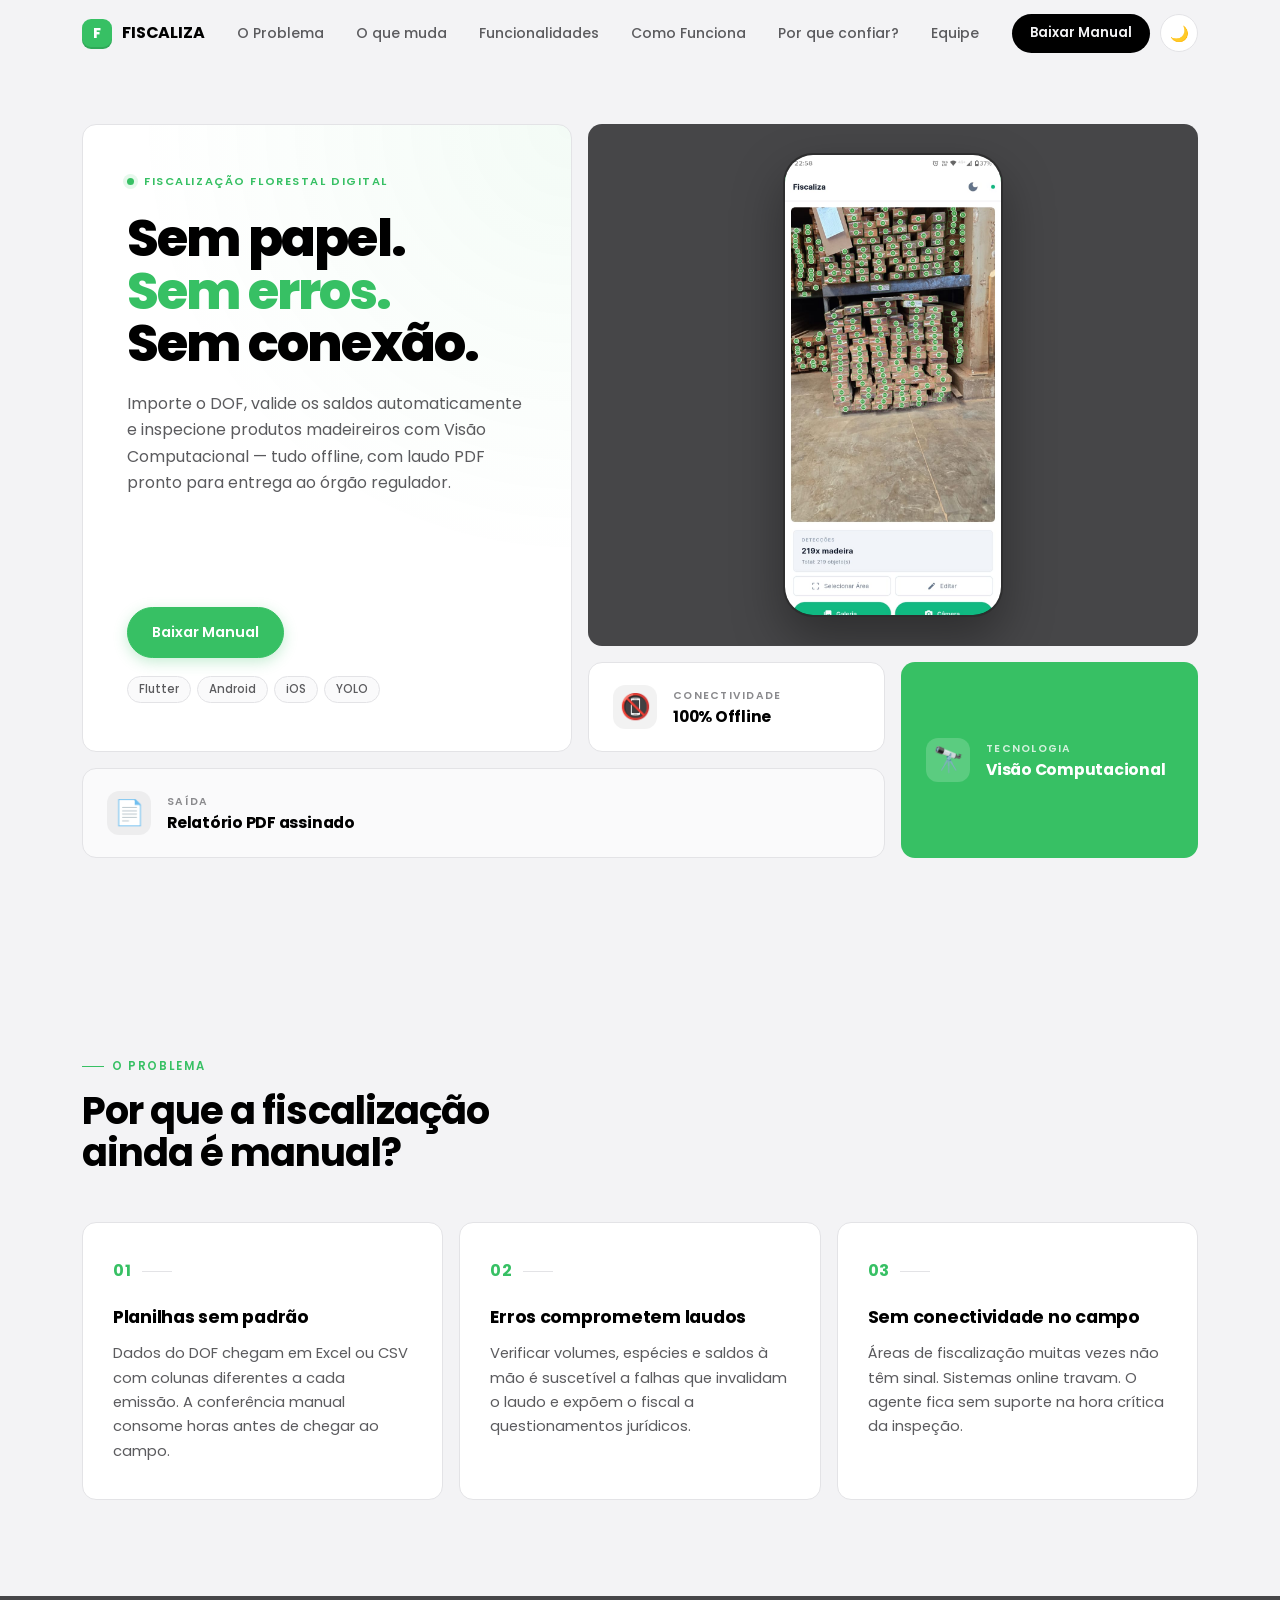
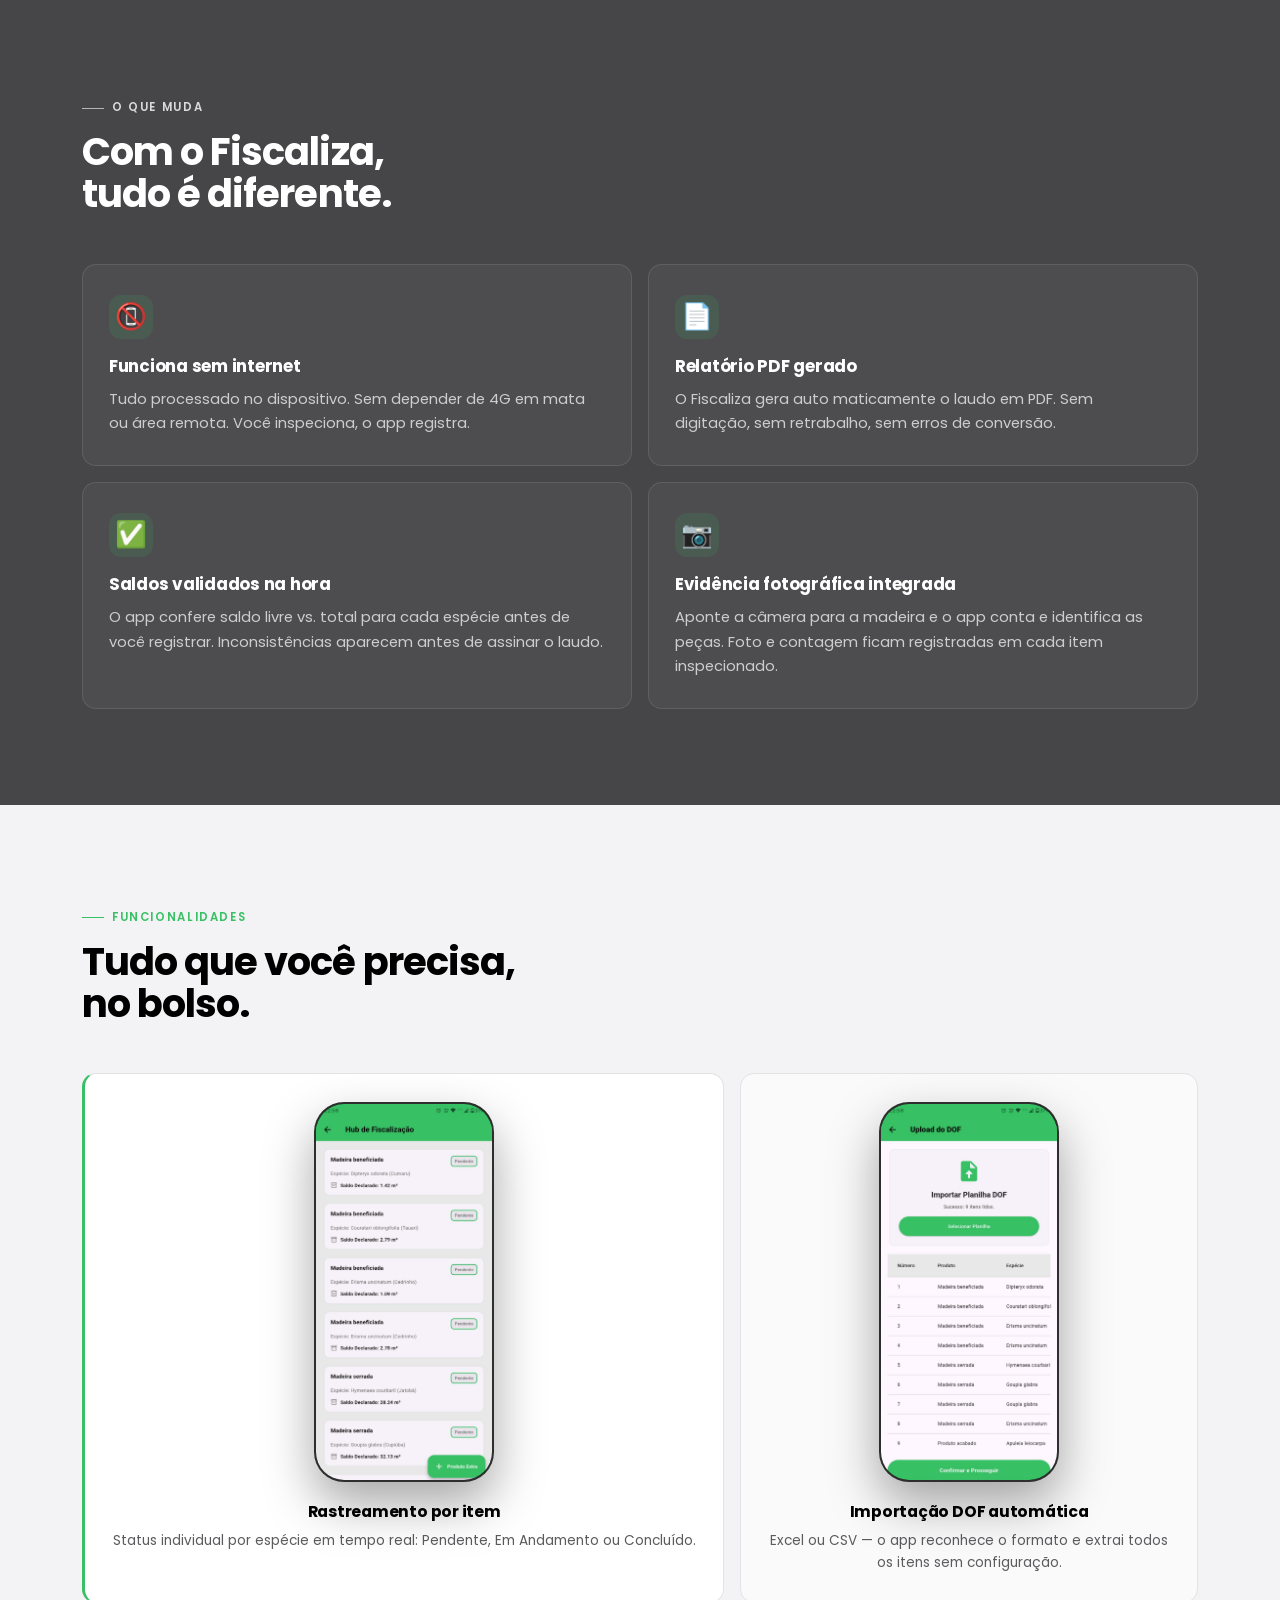
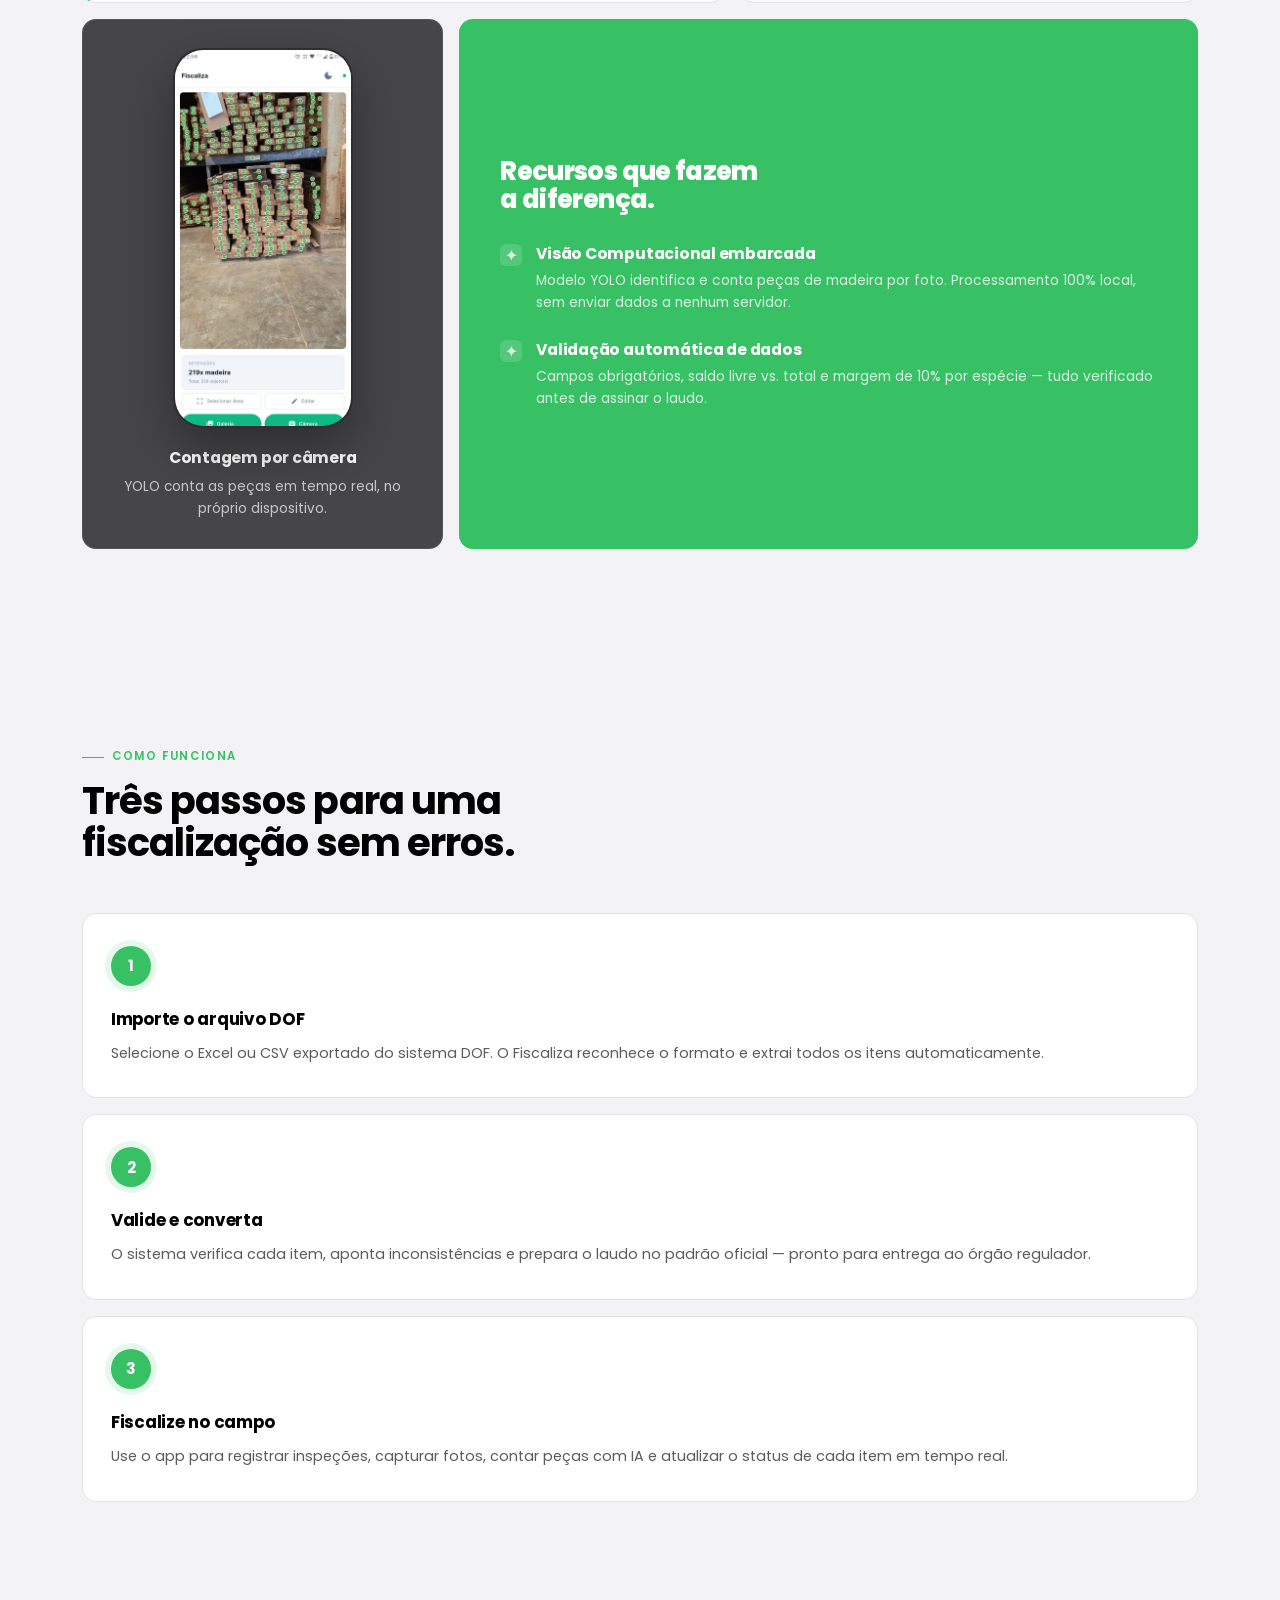
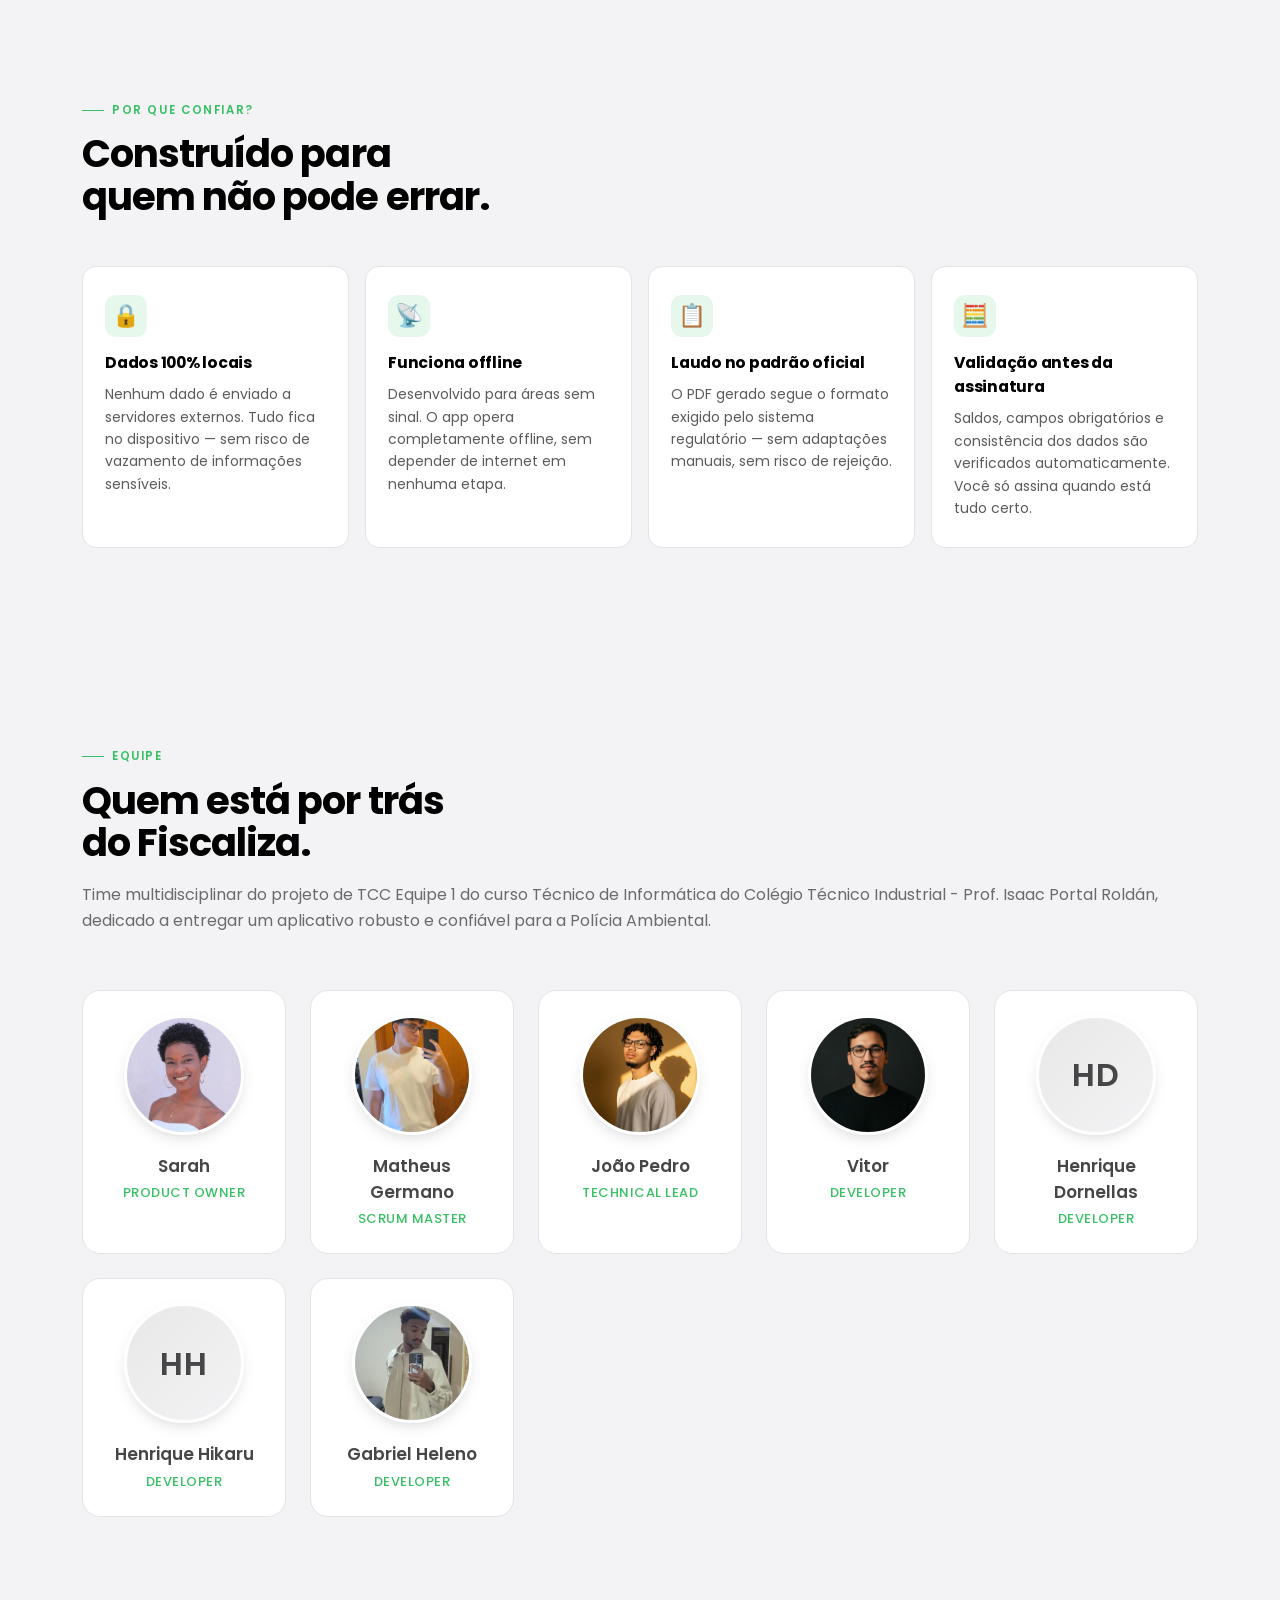
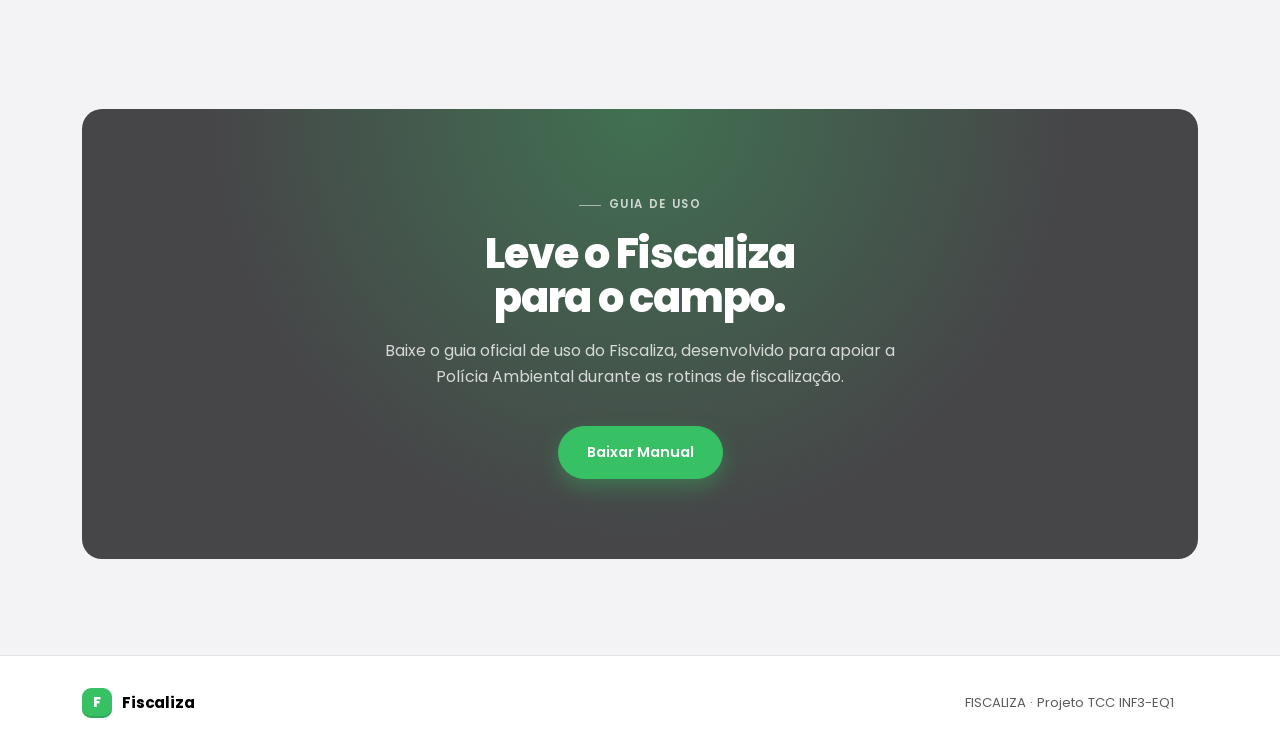
<file: landing/index.html>
<!doctype html>
<html lang="pt-BR">
  <head>
    <meta charset="UTF-8" />
    <meta name="viewport" content="width=device-width, initial-scale=1.0" />
    <title>Fiscaliza — Fiscalização Florestal Digital</title>
    <meta
      name="description"
      content="Fiscaliza converte DOF em inspeções digitais com contagem por Visão Computacional, validação automática e laudo PDF. 100% offline."
    />
    <meta property="og:title" content="Fiscaliza — Fiscalização Florestal Digital" />
    <meta
      property="og:description"
      content="Importe o DOF, valide os saldos automaticamente e inspecione produtos madeireiros com IA — tudo offline."
    />
    <meta property="og:type" content="website" />
    <meta property="og:image" content="assets/og-image.png" />
    <meta name="twitter:card" content="summary_large_image" />
    <meta name="theme-color" content="#f3f3f5" />

    <script>
      (function () {
        var theme = localStorage.getItem('theme');
        if (theme) {
          document.documentElement.setAttribute('data-theme', theme);
          return;
        }
        if (window.matchMedia('(prefers-color-scheme: dark)').matches) {
          document.documentElement.setAttribute('data-theme', 'dark');
        }
      })();
    </script>

    <link rel="preconnect" href="https://fonts.googleapis.com" />
    <link rel="preconnect" href="https://fonts.gstatic.com" crossorigin />
    <link
      href="https://fonts.googleapis.com/css2?family=Poppins:wght@300;400;500;600;700;800;900&display=swap"
      rel="stylesheet"
    />
    <link rel="stylesheet" href="style.css" />
  </head>
  <body>
    <a class="skip-link" href="#hero">Pular para o conteúdo</a>

    <nav id="navbar" aria-label="Navegação principal">
      <div class="container nav-inner">
        <a href="#" class="nav-logo">
          <span class="nav-logo-mark" aria-hidden="true">F</span>
          <span>FISCALIZA</span>
        </a>

        <ul class="nav-links">
          <li><a href="#problema">O Problema</a></li>
          <li><a href="#muda">O que muda</a></li>   
          <li><a href="#features">Funcionalidades</a></li>
          <li><a href="#como">Como Funciona</a></li>
          <li><a href="#confianca">Por que confiar?</a></li>
          <li><a href="#equipe">Equipe</a></li>
        </ul>

        <div class="nav-actions">
          <a href="assets/guia-fiscaliza.pdf" download class="btn-nav-cta">Baixar Manual</a>
          <button class="btn-theme" id="themeToggle" aria-label="Alternar tema">🌙</button>
          <button
            class="hamburger"
            id="hamburger"
            aria-expanded="false"
            aria-controls="navMobile"
            aria-label="Abrir menu"
          >
          </button>
        </div>
      </div>
    </nav>

    <div id="navMobile" aria-hidden="true">
      <ul>
        <li><a href="#problema" data-mobile-link>O Problema</a></li>
        <li><a href="#muda" data-mobile-link>O que muda</a></li>
        <li><a href="#features" data-mobile-link>Funcionalidades</a></li>
        <li><a href="#como" data-mobile-link>Como Funciona</a></li>
        <li><a href="#confianca" data-mobile-link>Por que confiar?</a></li>
        <li><a href="#equipe" data-mobile-link>Equipe</a></li>
      </ul>
      <div class="nav-mobile-actions">
        <a href="assets/guia-fiscaliza.pdf" download class="btn-primary" data-mobile-link>Baixar Manual</a>
      </div>
    </div>

    <main>
      <section id="hero">
        <div class="container">
          <div class="hero-grid">
            <div class="hero-cell hero-cell-1">
              <div class="hero-head">
                <span class="hero-eyebrow">
                  <span class="dot" aria-hidden="true"></span>
                  Fiscalização Florestal Digital
                </span>
                <h1 class="hero-title">
                  Sem papel.
                  <br />
                  <em>Sem erros.</em>
                  <br />
                  Sem conexão.
                </h1>
                <p class="hero-sub">
                  Importe o DOF, valide os saldos automaticamente e inspecione produtos madeireiros
                  com Visão Computacional — tudo offline, com laudo PDF pronto para entrega ao órgão
                  regulador.
                </p>
              </div>

              <div class="hero-foot">
                <div class="hero-actions">
                  <a href="assets/guia-fiscaliza.pdf" download class="btn-primary">Baixar Manual</a>
                </div>
                <div class="hero-tags" aria-label="Stack tecnológico">
                  <span class="hero-tag">Flutter</span>
                  <span class="hero-tag">Android</span>
                  <span class="hero-tag">iOS</span>
                  <span class="hero-tag">YOLO</span>
                </div>
              </div>
            </div>

            <div class="hero-cell hero-cell-2">
              <div class="phone-wrap">
                <div class="phone-frame">
                  <div class="phone-screen">
                    <picture>
                      <source srcset="assets/screenshot-contagem.webp" type="image/webp" />
                      <img
                        class="screenshot"
                        src="assets/screenshot-contagem.jpg"
                        alt="Tela do app Fiscaliza mostrando 219 peças de madeira identificadas"
                        onerror="this.style.display = 'none'"
                      />
                    </picture>
                    <div class="phone-placeholder">
                      <div class="pp-bar">
                        <div class="pp-bar-dot"></div>
                        <div class="pp-bar-dot"></div>
                        <div class="pp-bar-dot"></div>
                      </div>
                      <div class="pp-header">Fiscaliza &nbsp; 🌙</div>
                      <div class="pp-count-grid">
                        <div class="pp-count-dot">1</div>
                        <div class="pp-count-dot">2</div>
                        <div class="pp-count-dot">3</div>
                        <div class="pp-count-dot">4</div>
                        <div class="pp-count-dot">5</div>
                        <div class="pp-count-dot">6</div>
                        <div class="pp-count-dot">7</div>
                        <div class="pp-count-dot">8</div>
                        <div class="pp-count-dot">9</div>
                        <div class="pp-count-dot">10</div>
                        <div class="pp-count-dot">11</div>
                        <div class="pp-count-dot">12</div>
                        <div class="pp-count-dot">13</div>
                        <div class="pp-count-dot">14</div>
                        <div class="pp-count-dot">15</div>
                        <div class="pp-count-dot">16</div>
                        <div class="pp-count-dot">17</div>
                        <div class="pp-count-dot">18</div>
                        <div class="pp-count-dot">19</div>
                        <div class="pp-count-dot">20</div>
                        <div class="pp-count-dot">21</div>
                        <div class="pp-count-dot">22</div>
                        <div class="pp-count-dot">23</div>
                        <div class="pp-count-dot">24</div>
                        <div class="pp-count-dot">25</div>
                      </div>
                      <div class="pp-count-footer">
                        <div class="pp-count-label">219x madeira</div>
                        <div class="pp-count-total">Total: 219 objeto(s)</div>
                      </div>
                    </div>
                  </div>
                </div>
              </div>
            </div>

            <div class="hero-cell hero-cell-3">
              <div class="badge-icon" aria-hidden="true">📵</div>
              <div class="badge-text">
                <div class="badge-label">Conectividade</div>
                <div class="badge-value">100% Offline</div>
              </div>
            </div>

            <div class="hero-cell hero-cell-4">
              <div class="badge-icon" aria-hidden="true">🔭</div>
              <div class="badge-text">
                <div class="badge-label">Tecnologia</div>
                <div class="badge-value">Visão Computacional</div>
              </div>
            </div>

            <div class="hero-cell hero-cell-5">
              <div class="badge-icon" aria-hidden="true">📄</div>
              <div class="badge-text">
                <div class="badge-label">Saída</div>
                <div class="badge-value">Relatório PDF assinado</div>
              </div>
            </div>
          </div>
        </div>
      </section>

      <section id="problema">
        <div class="container">
          <header class="section-head">
            <p class="section-label">O Problema</p>
            <h2 class="section-title">Por que a fiscalização<br />ainda é manual?</h2>
          </header>
          <div class="problema-grid">
            <article class="problema-card">
              <div class="problema-num" aria-hidden="true">01</div>
              <h3>Planilhas sem padrão</h3>
              <p>
                Dados do DOF chegam em Excel ou CSV com colunas diferentes a cada emissão. A
                conferência manual consome horas antes de chegar ao campo.
              </p>
            </article>

            <article class="problema-card">
              <div class="problema-num" aria-hidden="true">02</div>
              <h3>Erros comprometem laudos</h3>
              <p>
                Verificar volumes, espécies e saldos à mão é suscetível a falhas que invalidam o
                laudo e expõem o fiscal a questionamentos jurídicos.
              </p>
            </article>

            <article class="problema-card">
              <div class="problema-num" aria-hidden="true">03</div>
              <h3>Sem conectividade no campo</h3>
              <p>
                Áreas de fiscalização muitas vezes não têm sinal. Sistemas online travam. O agente
                fica sem suporte na hora crítica da inspeção.
              </p>
            </article>
          </div>
        </div>
      </section>

      <section id="muda">
        <div class="container">
          <header class="section-head section-head-inverse">
            <p class="section-label">O Que Muda</p>
            <h2 class="section-title">Com o Fiscaliza,<br />tudo é diferente.</h2>
          </header>
          <div class="muda-grid">
            <article class="muda-card">
              <span class="muda-icon" aria-hidden="true">📵</span>
              <h3>Funciona sem internet</h3>
              <p>
                Tudo processado no dispositivo. Sem depender de 4G em mata ou área remota. Você
                inspeciona, o app registra.
              </p>
            </article>

            <article class="muda-card">
              <span class="muda-icon" aria-hidden="true">📄</span>
              <h3>Relatório PDF gerado</h3>
              <p>
                O Fiscaliza gera auto maticamente o laudo em PDF. Sem digitação, sem retrabalho, sem
                erros de conversão.
              </p>
            </article>

            <article class="muda-card">
              <span class="muda-icon" aria-hidden="true">✅</span>
              <h3>Saldos validados na hora</h3>
              <p>
                O app confere saldo livre vs. total para cada espécie antes de você registrar.
                Inconsistências aparecem antes de assinar o laudo.
              </p>
            </article>

            <article class="muda-card">
              <span class="muda-icon" aria-hidden="true">📷</span>
              <h3>Evidência fotográfica integrada</h3>
              <p>
                Aponte a câmera para a madeira e o app conta e identifica as peças. Foto e contagem
                ficam registradas em cada item inspecionado.
              </p>
            </article>
          </div>
        </div>
      </section>

      <section id="features">
        <div class="container">
          <header class="section-head">
            <p class="section-label">Funcionalidades</p>
            <h2 class="section-title">Tudo que você precisa,<br />no bolso.</h2>
          </header>

          <div class="features-grid">
            <article class="feat-cell feat-cell-a">
              <div class="phone-wrap">
                <div class="phone-frame">
                  <div class="phone-screen">
                    <picture>
                      <source srcset="assets/screenshot-hub.webp" type="image/webp" />
                      <img
                        class="screenshot"
                        src="assets/screenshot-hub.jpg"
                        alt="Tela do Hub de Fiscalização listando espécies com status Pendente"
                        loading="lazy"
                        onerror="this.style.display = 'none'"
                      />
                    </picture>
                    <div class="phone-placeholder">
                      <div class="pp-bar">
                        <div class="pp-bar-dot"></div>
                        <div class="pp-bar-dot"></div>
                        <div class="pp-bar-dot"></div>
                      </div>
                      <div class="pp-header">← Hub de Fiscalização</div>
                      <div class="pp-body">
                        <div class="pp-item">
                          <div class="pp-dot orange"></div>
                          <div class="pp-item-text">
                            <div class="pp-line w80"></div>
                            <div class="pp-badge">Pendente</div>
                          </div>
                        </div>
                        <div class="pp-item">
                          <div class="pp-dot orange"></div>
                          <div class="pp-item-text">
                            <div class="pp-line w60"></div>
                            <div class="pp-badge">Pendente</div>
                          </div>
                        </div>
                        <div class="pp-item">
                          <div class="pp-dot green"></div>
                          <div class="pp-item-text">
                            <div class="pp-line w80"></div>
                            <div class="pp-badge pp-badge-done">Concluído</div>
                          </div>
                        </div>
                        <div class="pp-item">
                          <div class="pp-dot orange"></div>
                          <div class="pp-item-text">
                            <div class="pp-line w40"></div>
                            <div class="pp-badge">Pendente</div>
                          </div>
                        </div>
                        <div class="pp-item">
                          <div class="pp-dot orange"></div>
                          <div class="pp-item-text">
                            <div class="pp-line w60"></div>
                            <div class="pp-badge">Pendente</div>
                          </div>
                        </div>
                      </div>
                    </div>
                  </div>
                </div>
              </div>
              <div class="feat-cell-meta">
                <div class="feat-cell-title">Rastreamento por item</div>
                <div class="feat-cell-desc">
                  Status individual por espécie em tempo real: Pendente, Em Andamento ou Concluído.
                </div>
              </div>
            </article>

            <article class="feat-cell feat-cell-b">
              <div class="phone-wrap">
                <div class="phone-frame">
                  <div class="phone-screen">
                    <picture>
                      <source srcset="assets/screenshot-dof.webp" type="image/webp" />
                      <img
                        class="screenshot"
                        src="assets/screenshot-dof.jpg"
                        alt="Tela de importação do DOF com planilha carregada mostrando 9 itens lidos"
                        loading="lazy"
                        onerror="this.style.display = 'none'"
                      />
                    </picture>
                    <div class="phone-placeholder">
                      <div class="pp-bar">
                        <div class="pp-bar-dot"></div>
                        <div class="pp-bar-dot"></div>
                        <div class="pp-bar-dot"></div>
                      </div>
                      <div class="pp-header">← Upload do DOF</div>
                      <div class="pp-body">
                        <div class="pp-table">
                          <div class="pp-table-header">
                            <div class="pp-th">#</div>
                            <div class="pp-th">Produto</div>
                            <div class="pp-th">Espécie</div>
                          </div>
                          <div class="pp-table-row">
                            <div class="pp-td">1</div>
                            <div class="pp-td">M. benef.</div>
                            <div class="pp-td">Dipteryx odorata</div>
                          </div>
                          <div class="pp-table-row">
                            <div class="pp-td">2</div>
                            <div class="pp-td">M. benef.</div>
                            <div class="pp-td">Couratari obl.</div>
                          </div>
                          <div class="pp-table-row">
                            <div class="pp-td">3</div>
                            <div class="pp-td">M. serrada</div>
                            <div class="pp-td">Erisma unc.</div>
                          </div>
                          <div class="pp-table-row">
                            <div class="pp-td">4</div>
                            <div class="pp-td">M. serrada</div>
                            <div class="pp-td">Goupia glabra</div>
                          </div>
                          <div class="pp-table-row">
                            <div class="pp-td">5</div>
                            <div class="pp-td">P. acabado</div>
                            <div class="pp-td">Apuleia leio.</div>
                          </div>
                        </div>
                        <div class="pp-confirm">Confirmar e Prosseguir</div>
                      </div>
                    </div>
                  </div>
                </div>
              </div>
              <div class="feat-cell-meta">
                <div class="feat-cell-title">Importação DOF automática</div>
                <div class="feat-cell-desc">
                  Excel ou CSV — o app reconhece o formato e extrai todos os itens sem configuração.
                </div>
              </div>
            </article>

            <article class="feat-cell feat-cell-c">
              <div class="phone-wrap">
                <div class="phone-frame">
                  <div class="phone-screen">
                    <picture>
                      <source srcset="assets/screenshot-contagem.webp" type="image/webp" />
                      <img
                        class="screenshot"
                        src="assets/screenshot-contagem.jpg"
                        alt="Tela de contagem por câmera com 219 madeiras identificadas e numeradas em verde"
                        loading="lazy"
                        onerror="this.style.display = 'none'"
                      />
                    </picture>
                    <div class="phone-placeholder">
                      <div class="pp-bar"><div class="pp-bar-dot"></div></div>
                      <div class="pp-header">Fiscaliza</div>
                      <div class="pp-count-grid">
                        <div class="pp-count-dot">1</div>
                        <div class="pp-count-dot">2</div>
                        <div class="pp-count-dot">3</div>
                        <div class="pp-count-dot">4</div>
                        <div class="pp-count-dot">5</div>
                        <div class="pp-count-dot">6</div>
                        <div class="pp-count-dot">7</div>
                        <div class="pp-count-dot">8</div>
                        <div class="pp-count-dot">9</div>
                        <div class="pp-count-dot">10</div>
                        <div class="pp-count-dot">11</div>
                        <div class="pp-count-dot">12</div>
                        <div class="pp-count-dot">13</div>
                        <div class="pp-count-dot">14</div>
                        <div class="pp-count-dot">15</div>
                      </div>
                      <div class="pp-count-footer">
                        <div class="pp-count-label">219x madeira</div>
                        <div class="pp-count-total">Total: 219 objeto(s)</div>
                      </div>
                    </div>
                  </div>
                </div>
              </div>
              <div class="feat-cell-meta">
                <div class="feat-cell-title">Contagem por câmera</div>
                <div class="feat-cell-desc">
                  YOLO conta as peças em tempo real, no próprio dispositivo.
                </div>
              </div>
            </article>

            <article class="feat-cell feat-cell-d">
              <h3 class="feat-heading">
                Recursos que fazem<br />a diferença.
              </h3>

              <div class="feat-bullet">
                <span class="feat-bullet-icon" aria-hidden="true">✦</span>
                <div class="feat-bullet-body">
                  <h4>Visão Computacional embarcada</h4>
                  <p>
                    Modelo YOLO identifica e conta peças de madeira por foto. Processamento 100%
                    local, sem enviar dados a nenhum servidor.
                  </p>
                </div>
              </div>

              <div class="feat-bullet">
                <span class="feat-bullet-icon" aria-hidden="true">✦</span>
                <div class="feat-bullet-body">
                  <h4>Validação automática de dados</h4>
                  <p>
                    Campos obrigatórios, saldo livre vs. total e margem de 10% por espécie — tudo
                    verificado antes de assinar o laudo.
                  </p>
                </div>
              </div>
            </article>
          </div>
        </div>
      </section>

      <section id="como">
        <div class="container">
          <header class="section-head">
            <p class="section-label">Como Funciona</p>
            <h2 class="section-title">Três passos para uma<br />fiscalização sem erros.</h2>
          </header>
          <ol class="como-grid">
            <li class="como-card">
              <div class="como-step" aria-label="Passo 1">1</div>
              <h3>Importe o arquivo DOF</h3>
              <p>
                Selecione o Excel ou CSV exportado do sistema DOF. O Fiscaliza reconhece o formato e
                extrai todos os itens automaticamente.
              </p>
            </li>

            <li class="como-card">
              <div class="como-step" aria-label="Passo 2">2</div>
              <h3>Valide e converta</h3>
              <p>
                O sistema verifica cada item, aponta inconsistências e prepara o laudo no padrão
                oficial — pronto para entrega ao órgão regulador.
              </p>
            </li>

            <li class="como-card">
              <div class="como-step" aria-label="Passo 3">3</div>
              <h3>Fiscalize no campo</h3>
              <p>
                Use o app para registrar inspeções, capturar fotos, contar peças com IA e atualizar
                o status de cada item em tempo real.
              </p>
            </li>
          </ol>
        </div>
      </section>

      <section id="confianca">
        <div class="container">
          <header class="section-head">
            <p class="section-label">Por que confiar?</p>
            <h2 class="section-title">Construído para<br />quem não pode errar.</h2>
          </header>
          <div class="confianca-grid">
            <article class="confianca-card">
              <span class="confianca-icon" aria-hidden="true">🔒</span>
              <h3>Dados 100% locais</h3>
              <p>
                Nenhum dado é enviado a servidores externos. Tudo fica no dispositivo — sem risco de
                vazamento de informações sensíveis.
              </p>
            </article>

            <article class="confianca-card">
              <span class="confianca-icon" aria-hidden="true">📡</span>
              <h3>Funciona offline</h3>
              <p>
                Desenvolvido para áreas sem sinal. O app opera completamente offline, sem depender
                de internet em nenhuma etapa.
              </p>
            </article>

            <article class="confianca-card">
              <span class="confianca-icon" aria-hidden="true">📋</span>
              <h3>Laudo no padrão oficial</h3>
              <p>
                O PDF gerado segue o formato exigido pelo sistema regulatório — sem adaptações
                manuais, sem risco de rejeição.
              </p>
            </article>

            <article class="confianca-card">
              <span class="confianca-icon" aria-hidden="true">🧮</span>
              <h3>Validação antes da assinatura</h3>
              <p>
                Saldos, campos obrigatórios e consistência dos dados são verificados
                automaticamente. Você só assina quando está tudo certo.
              </p>
            </article>
          </div>
        </div>
      </section>

      <section id="equipe">
        <div class="container">
          <header class="section-head">
            <p class="section-label">Equipe</p>
            <h2 class="section-title">Quem está por trás<br />do Fiscaliza.</h2>
            <p class="section-intro">
              Time multidisciplinar do projeto de TCC Equipe 1 do curso Técnico de Informática do Colégio Técnico Industrial - Prof. Isaac Portal Roldán,
              dedicado a entregar um aplicativo robusto e confiável para a Polícia Ambiental.
            </p>
          </header>

          <ul class="team-grid">
            <li class="team-card">
              <div class="team-photo">
                <img src="assets/team/Sarah.jpeg" alt="Foto de Sarah" loading="lazy" />
              </div>
              <h3 class="team-name">Sarah</h3>
              <p class="team-role">Product Owner</p>
            </li>

            <li class="team-card">
              <div class="team-photo">
                <img src="assets/team/Matheus Germano.jpeg" alt="Foto de Matheus Germano" loading="lazy" />
              </div>
              <h3 class="team-name">Matheus Germano</h3>
              <p class="team-role">Scrum Master</p>
            </li>

            <li class="team-card">
              <div class="team-photo">
                <img src="assets/team/João Pedro.jpeg" alt="Foto de João Pedro" loading="lazy" />
              </div>
              <h3 class="team-name">João Pedro</h3>
              <p class="team-role">Technical Lead</p>
            </li>

            <li class="team-card">
              <div class="team-photo">
                <img src="assets/team/Vitor.jpeg" alt="Foto de Vitor" loading="lazy" />
              </div>
              <h3 class="team-name">Vitor</h3>
              <p class="team-role">Developer</p>
            </li>

            <li class="team-card">
              <div class="team-photo team-photo-placeholder" aria-hidden="true">HD</div>
              <h3 class="team-name">Henrique Dornellas</h3>
              <p class="team-role">Developer</p>
            </li>

            <li class="team-card">
              <div class="team-photo team-photo-placeholder" aria-hidden="true">HH</div>
              <h3 class="team-name">Henrique Hikaru</h3>
              <p class="team-role">Developer</p>
            </li>

            <li class="team-card">
              <div class="team-photo">
                <img src="assets/team/Gabriel Heleno.jpeg" alt="Foto de Gabriel Heleno" loading="lazy" />
              </div>
              <h3 class="team-name">Gabriel Heleno</h3>
              <p class="team-role">Developer</p>
            </li>
          </ul>
        </div>
      </section>

      <section id="cta">
        <div class="container">
          <div class="cta-card">
            <p class="cta-label">Guia de Uso</p>
            <h2 class="cta-title">Leve o Fiscaliza<br />para o campo.</h2>
            <p class="cta-sub">
              Baixe o guia oficial de uso do Fiscaliza, desenvolvido para apoiar a Polícia Ambiental
              durante as rotinas de fiscalização.
            </p>
            <div class="cta-actions">
              <a href="assets/guia-fiscaliza.pdf" download class="btn-cta-primary">Baixar Manual</a>
            </div>
          </div>
        </div>
      </section>
    </main>

    <footer>
      <div class="container footer-inner">
        <a href="#" class="footer-logo">
          <span class="nav-logo-mark" aria-hidden="true">F</span>
          <span>Fiscaliza</span>
        </a>
        <p class="footer-meta">FISCALIZA · Projeto TCC INF3-EQ1</p>
      </div>
    </footer>

    <script src="script.js" defer></script>
  </body>
</html>
</file>
<file: landing/style.css>
:root {
  /* Brand palette */
  --c-graphite: #464648;
  --c-mist: #e8e8e8;
  --c-green: #37c064;
  --c-cloud: #f3f3f5;
  --c-ink: #000000;
  --c-bark: #6e4f38;

  /* Semantic light */
  --bg: var(--c-cloud);
  --surface: #ffffff;
  --surface-2: #fafafb;
  --surface-3: var(--c-mist);
  --surface-dark: var(--c-graphite);
  --text: var(--c-ink);
  --text-muted: #5b5b5e;
  --text-soft: #8a8a8d;
  --border: #e3e3e6;
  --border-strong: #d2d2d6;

  --accent: var(--c-green);
  --accent-ink: #0c2a17;
  --accent-soft: rgba(55, 192, 100, 0.12);
  --bark: var(--c-bark);

  /* Scale */
  --radius-sm: 8px;
  --radius: 14px;
  --radius-lg: 20px;
  --gap: 16px;
  --max-w: 1180px;
  --nav-h: 68px;

  --shadow-sm: 0 1px 2px rgba(15, 20, 25, 0.04), 0 1px 1px rgba(15, 20, 25, 0.03);
  --shadow-md: 0 4px 14px rgba(15, 20, 25, 0.06), 0 1px 3px rgba(15, 20, 25, 0.04);
  --shadow-lg: 0 18px 40px rgba(15, 20, 25, 0.1), 0 4px 12px rgba(15, 20, 25, 0.06);

  --font-body: 'Poppins', system-ui, -apple-system, Segoe UI, sans-serif;
  --font-display: 'Poppins', system-ui, -apple-system, Segoe UI, sans-serif;

  --transition: 180ms cubic-bezier(0.2, 0.7, 0.2, 1);
}

[data-theme='dark'] {
  --bg: #131416;
  --surface: #1c1d20;
  --surface-2: #232428;
  --surface-3: #2a2c30;
  --surface-dark: #0d0e10;
  --text: #f4f4f5;
  --text-muted: #b3b4b8;
  --text-soft: #7e8086;
  --border: #2d2f33;
  --border-strong: #3a3c41;
  --accent-soft: rgba(55, 192, 100, 0.16);
  --shadow-sm: 0 1px 2px rgba(0, 0, 0, 0.4);
  --shadow-md: 0 4px 14px rgba(0, 0, 0, 0.4);
  --shadow-lg: 0 18px 40px rgba(0, 0, 0, 0.5);
}

/* ----- Reset ----- */
*,
*::before,
*::after {
  box-sizing: border-box;
  margin: 0;
  padding: 0;
}

html {
  scroll-behavior: smooth;
  -webkit-text-size-adjust: 100%;
}

body {
  background: var(--bg);
  color: var(--text);
  font-family: var(--font-body);
  font-size: 16px;
  line-height: 1.55;
  -webkit-font-smoothing: antialiased;
  -moz-osx-font-smoothing: grayscale;
  transition: background var(--transition), color var(--transition);
}

img {
  max-width: 100%;
  display: block;
}

a {
  color: inherit;
}

button {
  font-family: inherit;
}

:focus-visible {
  outline: 2px solid var(--accent);
  outline-offset: 3px;
  border-radius: 6px;
}

.skip-link {
  position: absolute;
  left: -9999px;
  top: 0;
  background: var(--text);
  color: var(--bg);
  padding: 10px 14px;
  border-radius: 8px;
  z-index: 999;
}
.skip-link:focus {
  left: 12px;
  top: 12px;
}

.container {
  max-width: var(--max-w);
  margin: 0 auto;
  padding: 0 32px;
}

/* ----- Navbar ----- */
#navbar {
  position: sticky;
  top: 0;
  z-index: 100;
  height: var(--nav-h);
  background: color-mix(in srgb, var(--bg) 88%, transparent);
  -webkit-backdrop-filter: saturate(140%) blur(12px);
  backdrop-filter: saturate(140%) blur(12px);
  border-bottom: 1px solid transparent;
  transition: background var(--transition), border-color var(--transition),
    box-shadow var(--transition);
}

#navbar.scrolled {
  border-bottom-color: var(--border);
  box-shadow: var(--shadow-sm);
}

.nav-inner {
  height: 100%;
  display: grid;
  grid-template-columns: auto 1fr auto;
  align-items: center;
  gap: 24px;
}

.nav-logo {
  display: inline-flex;
  align-items: center;
  gap: 10px;
  text-decoration: none;
  color: var(--text);
  font-weight: 700;
  font-size: 1rem;
  letter-spacing: -0.01em;
  flex-shrink: 0;
}

.nav-logo-mark {
  display: inline-grid;
  place-items: center;
  width: 30px;
  height: 30px;
  border-radius: 9px;
  background: var(--accent);
  color: #fff;
  font-weight: 800;
  font-size: 0.85rem;
  letter-spacing: -0.02em;
  box-shadow: inset 0 -2px 0 rgba(0, 0, 0, 0.12);
  flex-shrink: 0;
}

.nav-links {
  display: flex;
  align-items: center;
  gap: 32px;
  list-style: none;
  justify-content: center;
  min-width: 0;
}

.nav-links a {
  text-decoration: none;
  color: var(--text-muted);
  font-size: 0.875rem;
  font-weight: 500;
  position: relative;
  padding: 4px 0;
  transition: color var(--transition);
}

.nav-links a::after {
  content: '';
  position: absolute;
  left: 0;
  right: 0;
  bottom: -2px;
  height: 2px;
  background: var(--accent);
  border-radius: 2px;
  transform: scaleX(0);
  transform-origin: center;
  transition: transform var(--transition);
}

.nav-links a:hover {
  color: var(--text);
}

.nav-links a:hover::after {
  transform: scaleX(1);
}

.nav-actions {
  display: inline-flex;
  align-items: center;
  gap: 10px;
  flex-shrink: 0;
}

.btn-theme {
  background: var(--surface);
  border: 1px solid var(--border);
  border-radius: 999px;
  width: 38px;
  height: 38px;
  display: grid;
  place-items: center;
  cursor: pointer;
  font-size: 0.95rem;
  transition: background var(--transition), border-color var(--transition);
}

.btn-theme:hover {
  background: var(--surface-2);
  border-color: var(--border-strong);
}

.btn-nav-cta {
  background: var(--text);
  color: var(--bg);
  border: none;
  border-radius: 999px;
  padding: 9px 18px;
  font-size: 0.83rem;
  font-weight: 600;
  cursor: pointer;
  text-decoration: none;
  white-space: nowrap;
  transition: opacity var(--transition), transform var(--transition);
}

.btn-nav-cta:hover {
  opacity: 0.88;
  transform: translateY(-1px);
}

.hamburger {
  display: none;
  background: none;
  border: 1px solid var(--border);
  border-radius: 10px;
  cursor: pointer;
  padding: 8px;
  flex-direction: column;
  gap: 4px;
  width: 38px;
  height: 38px;
  align-items: center;
  justify-content: center;
}

.hamburger span {
  display: block;
  width: 18px;
  height: 2px;
  background: var(--text);
  border-radius: 2px;
}

#navMobile {
  display: none;
  position: fixed;
  top: var(--nav-h);
  left: 0;
  right: 0;
  background: var(--bg);
  border-bottom: 1px solid var(--border);
  padding: 16px 24px 24px;
  z-index: 99;
  box-shadow: var(--shadow-md);
}

#navMobile.open {
  display: block;
}

#navMobile ul {
  list-style: none;
  display: flex;
  flex-direction: column;
}

#navMobile ul a {
  display: block;
  padding: 14px 0;
  border-bottom: 1px solid var(--border);
  text-decoration: none;
  color: var(--text);
  font-size: 1rem;
  font-weight: 500;
}

.nav-mobile-actions {
  margin-top: 18px;
  display: flex;
  gap: 10px;
  flex-wrap: wrap;
}

/* ----- Sections & headings ----- */
section {
  padding: 96px 0;
}

.section-head {
  margin-bottom: 48px;
}

.section-label {
  display: inline-flex;
  align-items: center;
  gap: 8px;
  font-size: 0.72rem;
  font-weight: 600;
  letter-spacing: 0.14em;
  text-transform: uppercase;
  color: var(--accent);
  margin-bottom: 14px;
}
.section-label::before {
  content: '';
  width: 22px;
  height: 1px;
  background: var(--accent);
}

.section-title {
  font-size: clamp(1.7rem, 3vw, 2.4rem);
  font-weight: 700;
  letter-spacing: -0.025em;
  line-height: 1.1;
  color: var(--text);
}

.section-head-inverse .section-label {
  color: rgba(255, 255, 255, 0.8);
}
.section-head-inverse .section-label::before {
  background: rgba(255, 255, 255, 0.6);
}
.section-head-inverse .section-title {
  color: #fff;
}

/* ----- Buttons ----- */
.btn-primary,
.btn-cta-primary {
  display: inline-flex;
  align-items: center;
  justify-content: center;
  gap: 8px;
  border-radius: 999px;
  font-weight: 600;
  font-family: var(--font-body);
  cursor: pointer;
  text-decoration: none;
  white-space: nowrap;
  font-size: 0.9rem;
  transition: opacity var(--transition), transform var(--transition),
    background var(--transition), border-color var(--transition);
}

.btn-primary {
  background: var(--accent);
  color: #fff;
  border: 1px solid var(--accent);
  padding: 13px 24px;
  box-shadow: 0 4px 14px rgba(55, 192, 100, 0.28);
}
.btn-primary:hover {
  transform: translateY(-1px);
  box-shadow: 0 8px 22px rgba(55, 192, 100, 0.32);
}

/* ----- Phone mockup ----- */
.phone-wrap {
  display: grid;
  place-items: center;
  width: 100%;
}

.phone-frame {
  position: relative;
  width: 100%;
  max-width: 180px;
  aspect-ratio: 9 / 19;
  border-radius: 30px;
  border: 2px solid rgba(255, 255, 255, 0.14);
  box-shadow: 0 22px 50px rgba(0, 0, 0, 0.35), inset 0 0 0 4px #0c0c0d;
  overflow: hidden;
  background: #0c0c0d;
  flex-shrink: 0;
}

.phone-screen {
  width: 100%;
  height: 100%;
  position: relative;
  overflow: hidden;
}

.phone-screen picture,
.phone-screen picture source,
.phone-screen img.screenshot {
  position: absolute;
  inset: 0;
  width: 100%;
  height: 100%;
  object-fit: cover;
  object-position: 50% 6%;
  display: block;
  z-index: 1;
}

.phone-placeholder {
  width: 100%;
  height: 100%;
  display: flex;
  flex-direction: column;
  background: #1e1e1e;
  font-family: var(--font-body);
  overflow: hidden;
}

.pp-bar {
  height: 20px;
  background: #111;
  display: flex;
  align-items: center;
  justify-content: flex-end;
  padding: 0 8px;
  gap: 3px;
  flex-shrink: 0;
}
.pp-bar-dot {
  width: 4px;
  height: 4px;
  border-radius: 50%;
  background: rgba(255, 255, 255, 0.3);
}
.pp-header {
  background: var(--accent);
  padding: 8px 10px 6px;
  font-size: 8px;
  font-weight: 700;
  color: #fff;
  letter-spacing: 0.02em;
  flex-shrink: 0;
}
.pp-body {
  flex: 1;
  padding: 6px;
  display: flex;
  flex-direction: column;
  gap: 4px;
  overflow: hidden;
}
.pp-item {
  background: #2a2a2a;
  border-radius: 6px;
  padding: 5px 7px;
  display: flex;
  align-items: center;
  gap: 5px;
  flex-shrink: 0;
}
.pp-dot {
  width: 6px;
  height: 6px;
  border-radius: 50%;
  flex-shrink: 0;
}
.pp-dot.green {
  background: var(--accent);
}
.pp-dot.orange {
  background: var(--bark);
}
.pp-dot.gray {
  background: #666;
}
.pp-item-text {
  display: flex;
  flex-direction: column;
  gap: 2px;
  flex: 1;
  min-width: 0;
}
.pp-line {
  height: 4px;
  border-radius: 2px;
  background: rgba(255, 255, 255, 0.15);
}
.pp-line.w80 {
  width: 80%;
}
.pp-line.w60 {
  width: 60%;
}
.pp-line.w40 {
  width: 40%;
}
.pp-badge {
  display: inline-block;
  padding: 1px 4px;
  border-radius: 3px;
  font-size: 5px;
  font-weight: 700;
  letter-spacing: 0.04em;
  background: rgba(110, 79, 56, 0.25);
  color: #d8b89c;
  border: 1px solid rgba(110, 79, 56, 0.5);
  width: fit-content;
}
.pp-badge.pp-badge-done {
  background: rgba(55, 192, 100, 0.2);
  color: var(--accent);
  border-color: rgba(55, 192, 100, 0.45);
}
.pp-count-grid {
  display: grid;
  grid-template-columns: repeat(5, 1fr);
  gap: 3px;
  padding: 4px;
  flex: 1;
  background: #221a10;
}
.pp-count-dot {
  aspect-ratio: 1;
  border-radius: 50%;
  background: var(--accent);
  display: grid;
  place-items: center;
  font-size: 3.5px;
  font-weight: 800;
  color: #fff;
}
.pp-count-footer {
  background: #141414;
  padding: 5px 8px;
  flex-shrink: 0;
  border-top: 1px solid #2a2a2a;
}
.pp-count-label {
  font-size: 7px;
  font-weight: 700;
  color: #fff;
}
.pp-count-total {
  font-size: 5.5px;
  color: #999;
}
.pp-table {
  flex: 1;
  overflow: hidden;
  padding: 4px;
  display: flex;
  flex-direction: column;
  gap: 2px;
}
.pp-table-header,
.pp-table-row {
  display: grid;
  grid-template-columns: 16px 1fr 1fr;
  gap: 3px;
  padding: 3px 4px;
  border-radius: 3px;
}
.pp-table-header {
  background: #2a2a2a;
}
.pp-th {
  font-size: 4px;
  font-weight: 700;
  color: rgba(255, 255, 255, 0.45);
  text-transform: uppercase;
  letter-spacing: 0.04em;
}
.pp-table-row {
  background: rgba(255, 255, 255, 0.03);
  border: 1px solid rgba(255, 255, 255, 0.05);
}
.pp-td {
  font-size: 4.5px;
  color: rgba(255, 255, 255, 0.65);
}
.pp-confirm {
  margin: 4px;
  background: var(--accent);
  border-radius: 8px;
  padding: 5px;
  text-align: center;
  font-size: 6px;
  font-weight: 700;
  color: #fff;
  flex-shrink: 0;
}

/* ----- Hero ----- */
#hero {
  padding: 56px 0 96px;
}

.hero-grid {
  display: grid;
  grid-template-columns: 1.65fr 1fr 1fr;
  grid-template-rows: auto auto auto;
  grid-template-areas:
    'cell1 cell2 cell2'
    'cell1 cell3 cell4'
    'cell5 cell5 cell4';
  gap: var(--gap);
}

.hero-cell {
  border-radius: var(--radius);
  border: 1px solid var(--border);
  background: var(--surface);
  overflow: hidden;
  transition: border-color var(--transition), transform var(--transition),
    box-shadow var(--transition);
}

.hero-cell:not(.hero-cell-2):not(.hero-cell-4):hover {
  border-color: var(--border-strong);
  box-shadow: var(--shadow-md);
}

.hero-cell-1 {
  grid-area: cell1;
  padding: 48px 44px;
  display: flex;
  flex-direction: column;
  justify-content: space-between;
  gap: 36px;
  background:
    radial-gradient(circle at 100% 0%, rgba(55, 192, 100, 0.06), transparent 55%),
    var(--surface);
}

.hero-head {
  display: flex;
  flex-direction: column;
  gap: 22px;
}

.hero-eyebrow {
  display: inline-flex;
  align-items: center;
  gap: 10px;
  font-size: 0.7rem;
  font-weight: 600;
  letter-spacing: 0.14em;
  text-transform: uppercase;
  color: var(--accent);
}
.hero-eyebrow .dot {
  width: 7px;
  height: 7px;
  border-radius: 50%;
  background: var(--accent);
  box-shadow: 0 0 0 4px var(--accent-soft);
}

.hero-title {
  font-size: clamp(2.1rem, 4vw, 3.4rem);
  font-weight: 800;
  letter-spacing: -0.035em;
  line-height: 1.02;
  color: var(--text);
}
.hero-title em {
  font-style: normal;
  color: var(--accent);
}

.hero-sub {
  font-size: 1rem;
  line-height: 1.65;
  color: var(--text-muted);
  max-width: 460px;
}

.hero-foot {
  display: flex;
  flex-direction: column;
  gap: 18px;
}

.hero-actions {
  display: flex;
  gap: 10px;
  flex-wrap: wrap;
}

.hero-cell-2 {
  grid-area: cell2;
  background: var(--surface-dark);
  display: grid;
  place-items: center;
  padding: 28px 20px;
  border-color: transparent;
}
.hero-cell-2 .phone-frame {
  max-width: 220px;
}

.hero-cell-3 {
  grid-area: cell3;
}
.hero-cell-4 {
  grid-area: cell4;
  background: var(--accent);
  color: #fff;
  border-color: transparent;
}
.hero-cell-4 .badge-label {
  color: rgba(255, 255, 255, 0.78);
}
.hero-cell-4 .badge-value {
  color: #fff;
}
.hero-cell-5 {
  grid-area: cell5;
  background: var(--surface-2);
}

.hero-cell-3,
.hero-cell-4,
.hero-cell-5 {
  padding: 22px 24px;
  display: flex;
  align-items: center;
  gap: 16px;
}

.badge-icon {
  font-size: 1.55rem;
  line-height: 1;
  flex-shrink: 0;
  width: 44px;
  height: 44px;
  display: grid;
  place-items: center;
  border-radius: 12px;
  background: rgba(0, 0, 0, 0.05);
}
.hero-cell-4 .badge-icon {
  background: rgba(255, 255, 255, 0.18);
}

.badge-text {
  min-width: 0;
  display: flex;
  flex-direction: column;
  gap: 2px;
}

.badge-label {
  font-size: 0.66rem;
  font-weight: 600;
  letter-spacing: 0.12em;
  text-transform: uppercase;
  color: var(--text-soft);
}

.badge-value {
  font-size: 0.98rem;
  font-weight: 700;
  letter-spacing: -0.015em;
  line-height: 1.25;
  color: var(--text);
}

.hero-tags {
  display: flex;
  gap: 6px;
  flex-wrap: wrap;
}

.hero-tag {
  font-size: 0.72rem;
  font-weight: 500;
  color: var(--text-muted);
  background: var(--surface-2);
  border: 1px solid var(--border);
  border-radius: 999px;
  padding: 4px 11px;
}

/* ----- Problema ----- */
#problema {
  background: var(--bg);
}

.problema-grid {
  display: grid;
  grid-template-columns: repeat(3, minmax(0, 1fr));
  gap: var(--gap);
}

.problema-card {
  background: var(--surface);
  border: 1px solid var(--border);
  border-radius: var(--radius);
  padding: 36px 30px;
  transition: border-color var(--transition), transform var(--transition),
    box-shadow var(--transition);
}
.problema-card:hover {
  border-color: var(--border-strong);
  transform: translateY(-2px);
  box-shadow: var(--shadow-md);
}

.problema-num {
  font-size: 1rem;
  font-weight: 700;
  color: var(--accent);
  letter-spacing: 0.05em;
  margin-bottom: 20px;
  display: inline-flex;
  align-items: center;
  gap: 10px;
}
.problema-num::after {
  content: '';
  flex: 1;
  height: 1px;
  background: var(--border);
  min-width: 30px;
}

.problema-card h3 {
  font-size: 1.1rem;
  font-weight: 700;
  letter-spacing: -0.015em;
  margin-bottom: 10px;
  color: var(--text);
}
.problema-card p {
  font-size: 0.92rem;
  line-height: 1.65;
  color: var(--text-muted);
}

/* ----- Muda (institutional dark band) ----- */
#muda {
  background: var(--c-graphite);
}

.muda-grid {
  display: grid;
  grid-template-columns: repeat(2, minmax(0, 1fr));
  gap: var(--gap);
}

.muda-card {
  background: rgba(255, 255, 255, 0.04);
  border: 1px solid rgba(255, 255, 255, 0.1);
  border-radius: var(--radius);
  padding: 30px 26px;
  color: #fff;
  transition: background var(--transition), border-color var(--transition),
    transform var(--transition);
}
.muda-card:hover {
  background: rgba(255, 255, 255, 0.06);
  border-color: rgba(255, 255, 255, 0.2);
  transform: translateY(-2px);
}

.muda-icon {
  font-size: 1.6rem;
  display: inline-grid;
  place-items: center;
  width: 44px;
  height: 44px;
  border-radius: 12px;
  background: var(--accent-soft);
  margin-bottom: 14px;
}

.muda-card h3 {
  font-size: 1.05rem;
  font-weight: 700;
  letter-spacing: -0.015em;
  margin-bottom: 8px;
  color: #fff;
}
.muda-card p {
  font-size: 0.92rem;
  line-height: 1.65;
  color: rgba(255, 255, 255, 0.72);
}

/* ----- Features ----- */
#features {
  background: var(--bg);
}

.features-grid {
  display: grid;
  grid-template-columns: 3fr 2.2fr 3.8fr;
  grid-template-areas:
    'cellA cellA cellB'
    'cellC cellD cellD';
  gap: var(--gap);
}

.feat-cell {
  border-radius: var(--radius);
  border: 1px solid var(--border);
  overflow: hidden;
  display: flex;
  flex-direction: column;
  gap: 18px;
  padding: 28px 26px;
  transition: border-color var(--transition), transform var(--transition);
}

.feat-cell-meta {
  text-align: center;
  display: flex;
  flex-direction: column;
  gap: 6px;
}

.feat-cell-a {
  grid-area: cellA;
  background: var(--surface);
  border-left: 3px solid var(--accent);
  align-items: center;
}
.feat-cell-b {
  grid-area: cellB;
  background: var(--surface-2);
  align-items: center;
}
.feat-cell-c {
  grid-area: cellC;
  background: var(--c-graphite);
  border-color: rgba(255, 255, 255, 0.08);
  align-items: center;
}
.feat-cell-d {
  grid-area: cellD;
  background: var(--accent);
  border-color: transparent;
  padding: 40px;
  gap: 24px;
  justify-content: center;
}

.feat-cell-title {
  font-size: 0.98rem;
  font-weight: 700;
  letter-spacing: -0.015em;
  color: var(--text);
}
.feat-cell-desc {
  font-size: 0.85rem;
  line-height: 1.6;
  color: var(--text-muted);
}

.feat-cell-c .feat-cell-title {
  color: #fff;
}
.feat-cell-c .feat-cell-desc {
  color: rgba(255, 255, 255, 0.7);
}

.feat-cell-d .feat-heading {
  font-size: clamp(1.4rem, 2vw, 1.75rem);
  font-weight: 800;
  color: #fff;
  letter-spacing: -0.025em;
  line-height: 1.1;
  margin-bottom: 4px;
}

.feat-bullet {
  display: flex;
  gap: 14px;
  align-items: flex-start;
}

.feat-bullet-icon {
  color: rgba(255, 255, 255, 0.85);
  font-size: 1rem;
  margin-top: 2px;
  flex-shrink: 0;
  width: 22px;
  height: 22px;
  display: grid;
  place-items: center;
  border-radius: 6px;
  background: rgba(255, 255, 255, 0.15);
}

.feat-bullet-body h4 {
  font-size: 0.98rem;
  font-weight: 700;
  color: #fff;
  margin-bottom: 4px;
  letter-spacing: -0.015em;
}
.feat-bullet-body p {
  font-size: 0.86rem;
  line-height: 1.6;
  color: rgba(255, 255, 255, 0.82);
}

/* ----- Como Funciona ----- */
#como {
  background: var(--bg);
}

.como-grid {
  display: grid;
  gap: var(--gap);
  list-style: none;
  position: relative;
}
.como-grid::before {
  content: '';
  position: absolute;
  top: 50px;
  left: calc(100% / 6);
  right: calc(100% / 6);
  height: 1px;
  background: repeating-linear-gradient(
    to right,
    var(--border-strong) 0 6px,
    transparent 6px 12px
  );
  z-index: 0;
}

.como-card {
  background: var(--surface);
  border: 1px solid var(--border);
  border-radius: var(--radius);
  padding: 32px 28px;
  position: relative;
  z-index: 1;
  transition: border-color var(--transition), transform var(--transition),
    box-shadow var(--transition);
}
.como-card:hover {
  border-color: var(--border-strong);
  transform: translateY(-2px);
  box-shadow: var(--shadow-md);
}

.como-step {
  display: inline-grid;
  place-items: center;
  width: 40px;
  height: 40px;
  border-radius: 50%;
  background: var(--accent);
  color: #fff;
  font-size: 0.95rem;
  font-weight: 700;
  margin-bottom: 20px;
  box-shadow: 0 0 0 6px var(--accent-soft);
}

.como-card h3 {
  font-size: 1.05rem;
  font-weight: 700;
  letter-spacing: -0.015em;
  margin-bottom: 10px;
  color: var(--text);
}
.como-card p {
  font-size: 0.9rem;
  line-height: 1.65;
  color: var(--text-muted);
}

/* ----- Confiança ----- */
#confianca {
  background: var(--bg);
}

.confianca-grid {
  display: grid;
  grid-template-columns: repeat(4, minmax(0, 1fr));
  gap: var(--gap);
}

.confianca-card {
  background: var(--surface);
  border: 1px solid var(--border);
  border-radius: var(--radius);
  padding: 28px 22px;
  transition: border-color var(--transition), transform var(--transition),
    box-shadow var(--transition);
}
.confianca-card:hover {
  border-color: var(--border-strong);
  transform: translateY(-2px);
  box-shadow: var(--shadow-md);
}

.confianca-icon {
  font-size: 1.4rem;
  display: inline-grid;
  place-items: center;
  width: 42px;
  height: 42px;
  border-radius: 11px;
  background: var(--accent-soft);
  color: var(--accent);
  margin-bottom: 14px;
}

.confianca-card h3 {
  font-size: 0.98rem;
  font-weight: 700;
  letter-spacing: -0.015em;
  margin-bottom: 8px;
  color: var(--text);
}
.confianca-card p {
  font-size: 0.875rem;
  line-height: 1.6;
  color: var(--text-muted);
}

/* ----- CTA ----- */
#cta {
  background: var(--bg);
  padding-bottom: 96px;
}

.cta-card {
  background: var(--c-graphite);
  border-radius: var(--radius-lg);
  padding: 80px 48px;
  text-align: center;
  position: relative;
  overflow: hidden;
  color: #fff;
}
.cta-card::before {
  content: '';
  position: absolute;
  inset: -1px;
  background: radial-gradient(
    circle at 50% 0%,
    rgba(55, 192, 100, 0.35),
    transparent 60%
  );
  pointer-events: none;
}
.cta-card > * {
  position: relative;
}

.cta-label {
  display: inline-flex;
  align-items: center;
  gap: 8px;
  font-size: 0.72rem;
  font-weight: 600;
  letter-spacing: 0.14em;
  text-transform: uppercase;
  color: rgba(255, 255, 255, 0.75);
  margin-bottom: 18px;
}
.cta-label::before {
  content: '';
  width: 22px;
  height: 1px;
  background: rgba(255, 255, 255, 0.55);
}

.cta-title {
  font-size: clamp(1.9rem, 3.4vw, 2.6rem);
  font-weight: 800;
  color: #fff;
  letter-spacing: -0.03em;
  line-height: 1.05;
  margin-bottom: 18px;
}

.cta-sub {
  font-size: 1rem;
  line-height: 1.65;
  color: rgba(255, 255, 255, 0.78);
  max-width: 520px;
  margin: 0 auto 36px;
}

.cta-actions {
  display: flex;
  gap: 12px;
  justify-content: center;
  flex-wrap: wrap;
}

.btn-cta-primary {
  background: var(--accent);
  color: #fff;
  border: 1px solid var(--accent);
  padding: 14px 28px;
  box-shadow: 0 8px 20px rgba(55, 192, 100, 0.35);
}
.btn-cta-primary:hover {
  transform: translateY(-1px);
  box-shadow: 0 12px 28px rgba(55, 192, 100, 0.45);
}

/* ----- Footer ----- */
footer {
  background: var(--surface);
  border-top: 1px solid var(--border);
  padding: 32px 0;
}

.footer-inner {
  display: grid;
  grid-template-columns: auto 1fr auto;
  align-items: center;
  gap: 24px;
}

.footer-logo {
  display: inline-flex;
  align-items: center;
  gap: 10px;
  text-decoration: none;
  color: var(--text);
  font-weight: 700;
  font-size: 0.95rem;
  letter-spacing: -0.01em;
}

.footer-meta {
  font-size: 0.82rem;
  color: var(--text-muted);
  text-align: right;
  min-width: 0;
}

/* =====================================================
   Responsive
   ===================================================== */

@media (max-width: 980px) {
  .nav-links {
    display: none;
  }
  .nav-actions .btn-nav-cta {
    display: none;
  }
  .hamburger {
    display: flex;
  }

  .nav-inner {
    grid-template-columns: auto 1fr auto;
  }

  .hero-grid {
    grid-template-columns: 1fr 1fr;
    grid-template-areas:
      'cell1 cell1'
      'cell2 cell2'
      'cell3 cell4'
      'cell5 cell5';
  }

  .hero-cell-2 {
    min-height: 320px;
    padding: 32px 20px;
  }

  .features-grid {
    grid-template-columns: 1fr 1fr;
    grid-template-areas:
      'cellA cellB'
      'cellC cellC'
      'cellD cellD';
  }

  .problema-grid {
    grid-template-columns: 1fr;
  }
  .confianca-grid {
    grid-template-columns: repeat(2, minmax(0, 1fr));
  }
}

@media (max-width: 760px) {
  section {
    padding: 64px 0;
  }
  .container {
    padding: 0 20px;
  }
  .section-head {
    margin-bottom: 32px;
  }

  .hero-cell-1 {
    padding: 32px 26px;
  }

  .features-grid {
    grid-template-columns: 1fr;
    grid-template-areas:
      'cellA'
      'cellB'
      'cellC'
      'cellD';
  }
  .feat-cell-d {
    padding: 32px 28px;
  }

  .muda-grid {
    grid-template-columns: 1fr;
  }
  .como-grid {
    grid-template-columns: 1fr;
  }
  .como-grid::before {
    display: none;
  }

  .cta-card {
    padding: 56px 28px;
  }

  .footer-inner {
    grid-template-columns: 1fr;
    text-align: center;
    justify-items: center;
  }
  .footer-meta {
    text-align: right;
  }
}

@media (max-width: 480px) {
  .hero-grid {
    grid-template-columns: 1fr;
    grid-template-areas: 'cell1' 'cell2' 'cell3' 'cell4' 'cell5';
  }
  .confianca-grid {
    grid-template-columns: 1fr;
  }
  .hero-actions,
  .cta-actions {
    flex-direction: column;
    align-items: stretch;
  }
  .btn-primary,
  .btn-cta-primary {
    justify-content: center;
  }
}

@media (prefers-reduced-motion: reduce) {
  *,
  *::before,
  *::after {
    transition: none !important;
    animation: none !important;
  }
  html {
    scroll-behavior: auto;
  }
}

/* ============ Equipe ============ */
#equipe {
  padding: 96px 0;
  background: var(--c-soft, #f3f3f5);
}
[data-theme='dark'] #equipe {
  background: #1a1a1c;
}
.section-intro {
  margin: 18px 0;
  color: var(--c-muted, #6b6b6e);
  font-size: 16px;
  line-height: 1.6;
  text-align: left;
}
.team-grid {
  list-style: none;
  padding: 0;
  margin: 56px 0 0;
  display: grid;
  grid-template-columns: repeat(auto-fit, minmax(200px, 1fr));
  gap: 24px;
}
.team-card {
  background: #fff;
  border: 1px solid var(--border, #e3e3e6);
  border-radius: 18px;
  padding: 24px 20px;
  text-align: center;
  transition:
    transform 0.25s ease,
    box-shadow 0.25s ease,
    border-color 0.25s ease;
}
[data-theme='dark'] .team-card {
  background: #232326;
  border-color: #2f2f33;
}
.team-card:hover {
  transform: translateY(-4px);
  box-shadow: 0 16px 32px -20px rgba(0, 0, 0, 0.25);
  border-color: var(--c-green, #37c064);
}
.team-photo {
  width: 120px;
  height: 120px;
  margin: 0 auto 18px;
  border-radius: 50%;
  overflow: hidden;
  background: var(--c-soft, #f3f3f5);
  border: 3px solid #fff;
  box-shadow: 0 6px 18px -8px rgba(0, 0, 0, 0.25);
}
[data-theme='dark'] .team-photo {
  border-color: #2f2f33;
  background: #1a1a1c;
}
.team-photo img {
  width: 100%;
  height: 100%;
  object-fit: cover;
  display: block;
}
.team-photo-placeholder {
  display: flex;
  align-items: center;
  justify-content: center;
  font-family: 'Poppins', sans-serif;
  font-weight: 600;
  font-size: 32px;
  letter-spacing: 1px;
  color: var(--c-graphite, #464648);
  background: linear-gradient(135deg, #e8e8e8, #f3f3f5);
}
[data-theme='dark'] .team-photo-placeholder {
  color: #e8e8e8;
  background: linear-gradient(135deg, #2f2f33, #1a1a1c);
}
.team-name {
  font-family: 'Poppins', sans-serif;
  font-weight: 600;
  font-size: 17px;
  margin: 0 0 4px;
  color: var(--c-graphite, #464648);
}
[data-theme='dark'] .team-name {
  color: #f3f3f5;
}
.team-role {
  font-size: 13px;
  font-weight: 500;
  margin: 0;
  color: var(--c-green, #37c064);
  text-transform: uppercase;
  letter-spacing: 0.5px;
}
</file>
